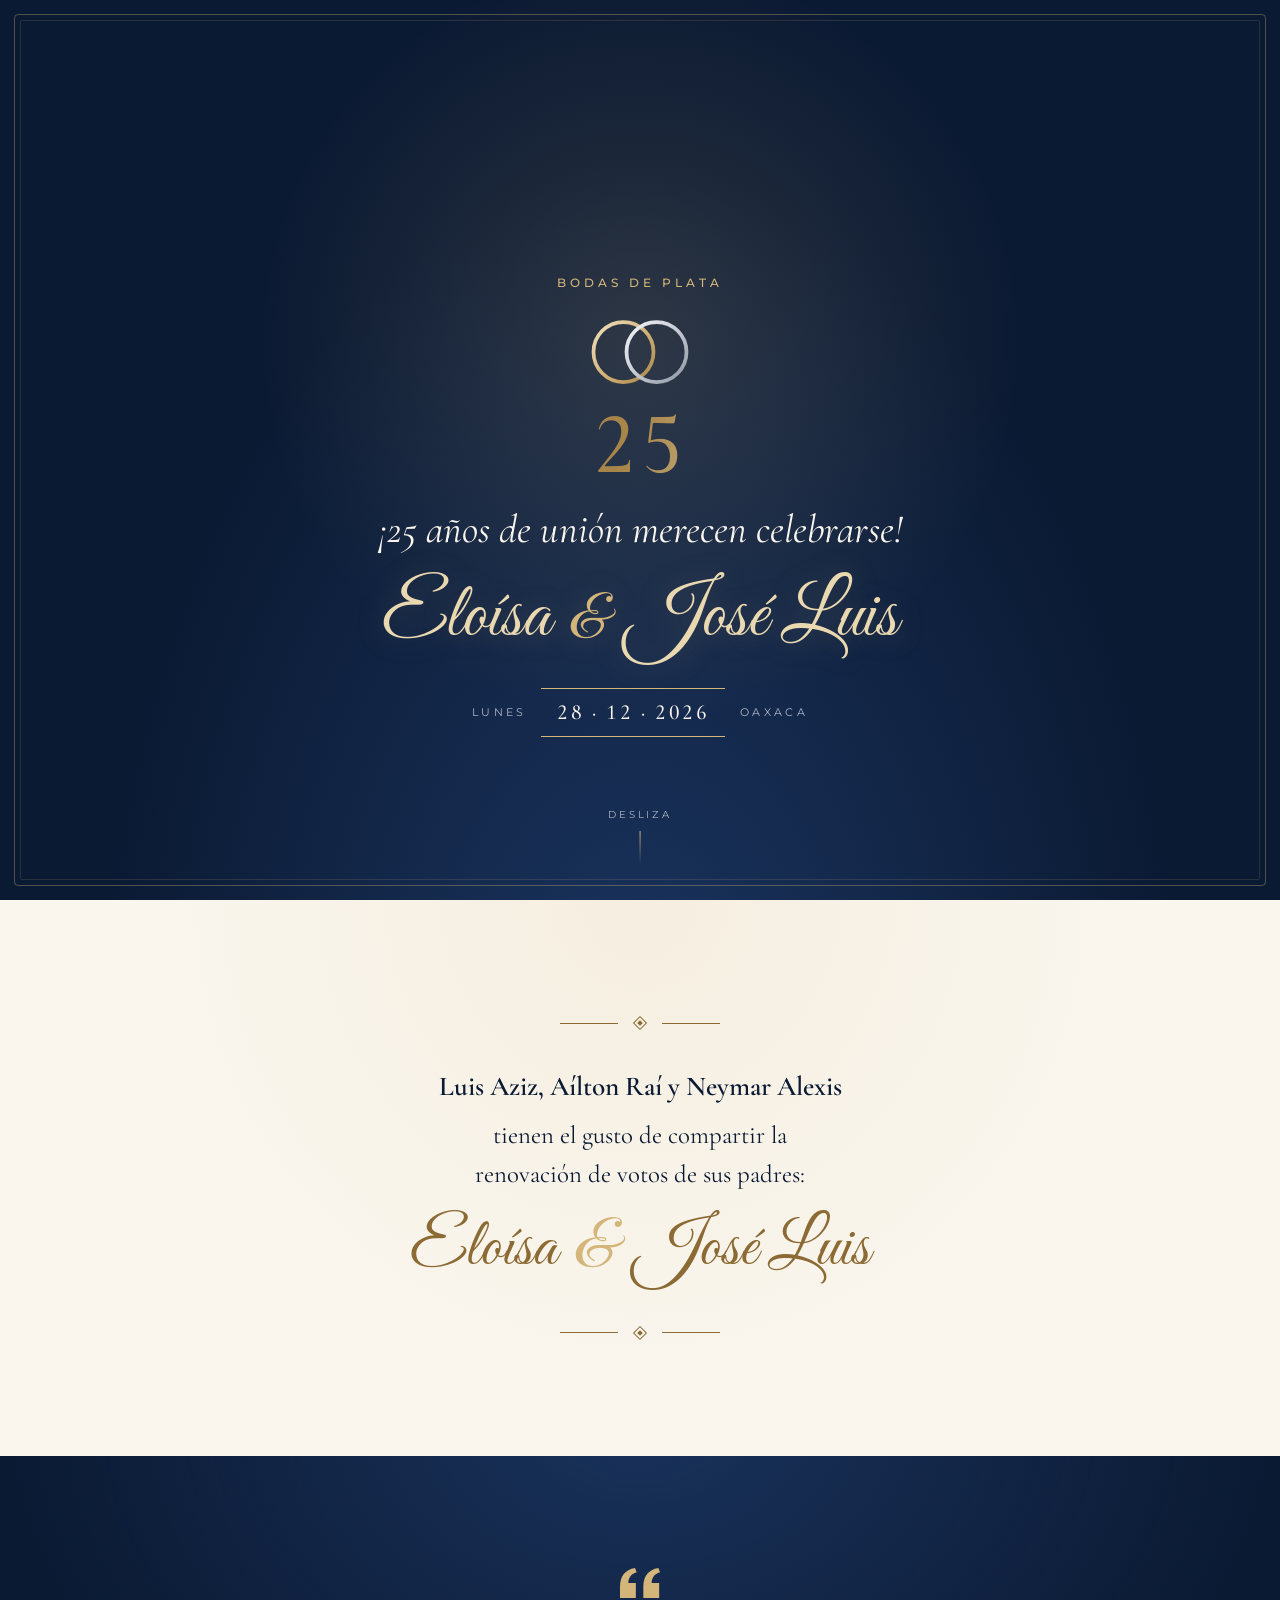
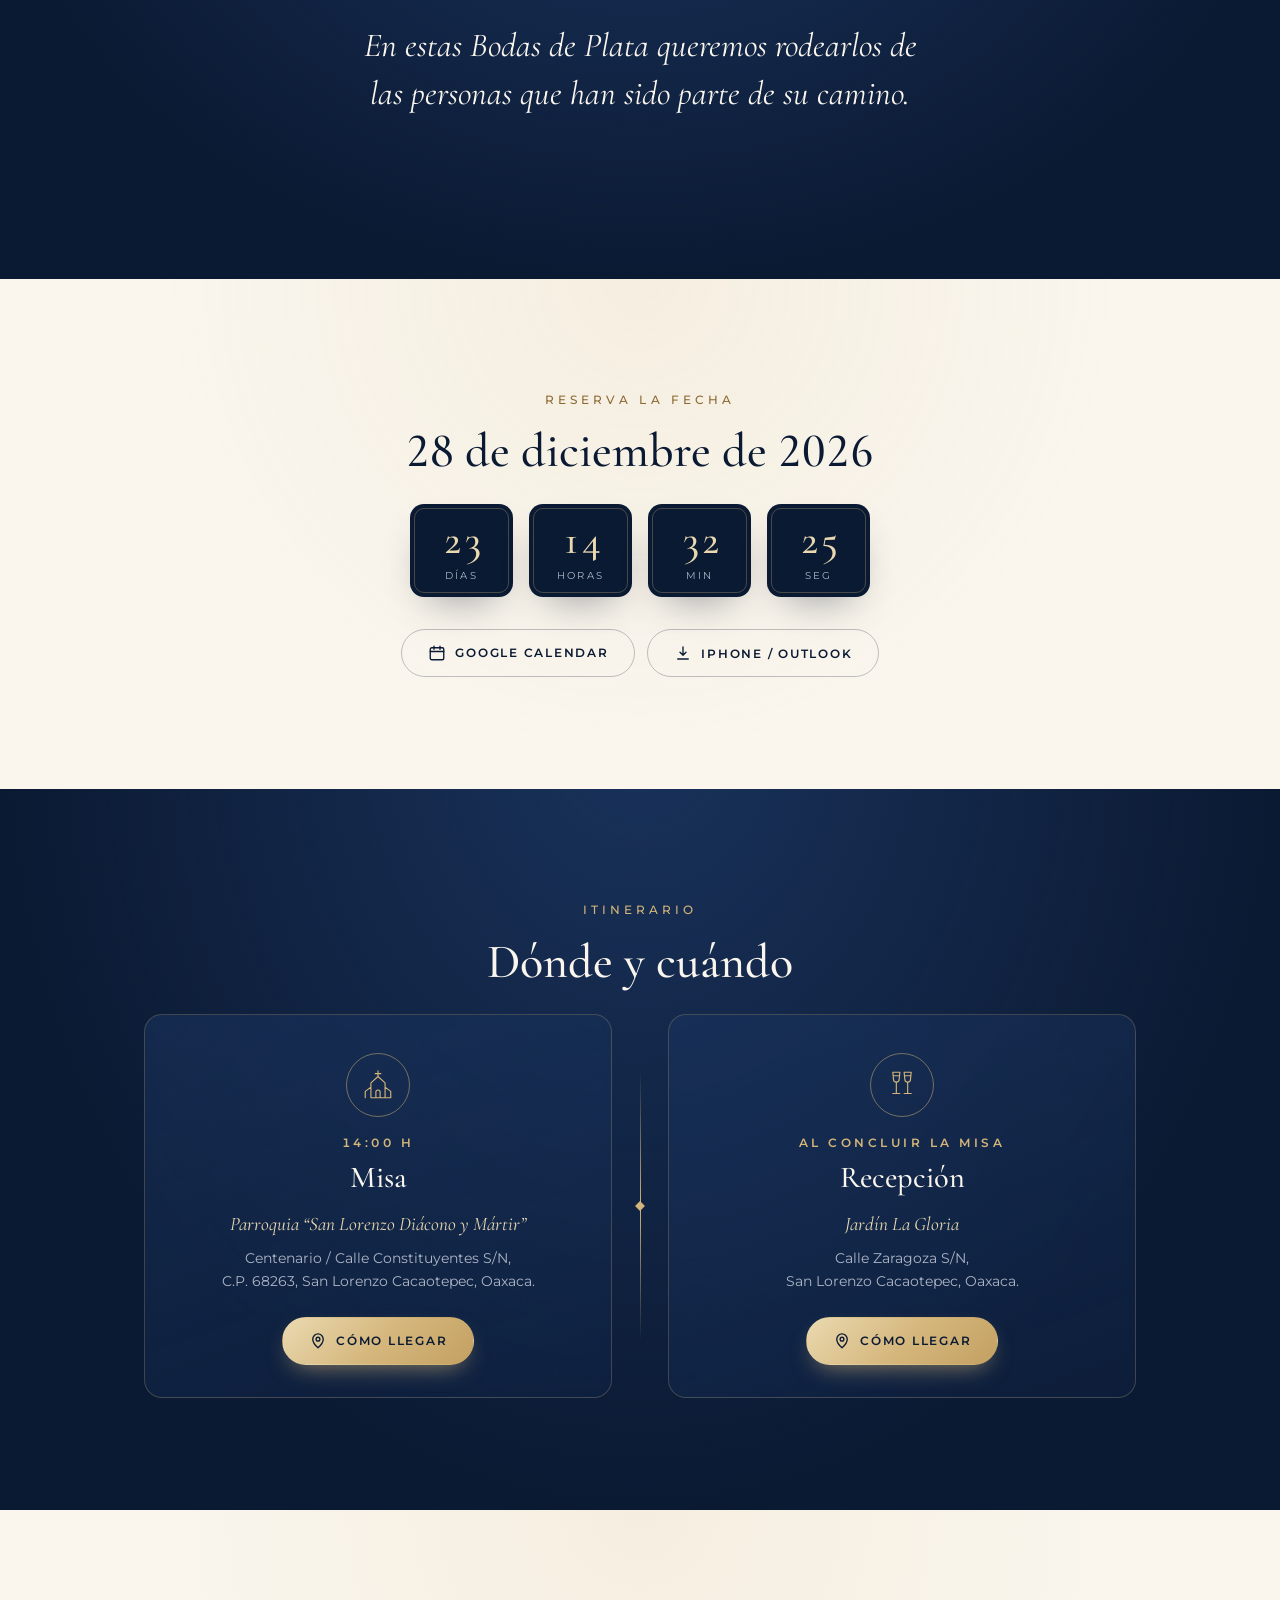
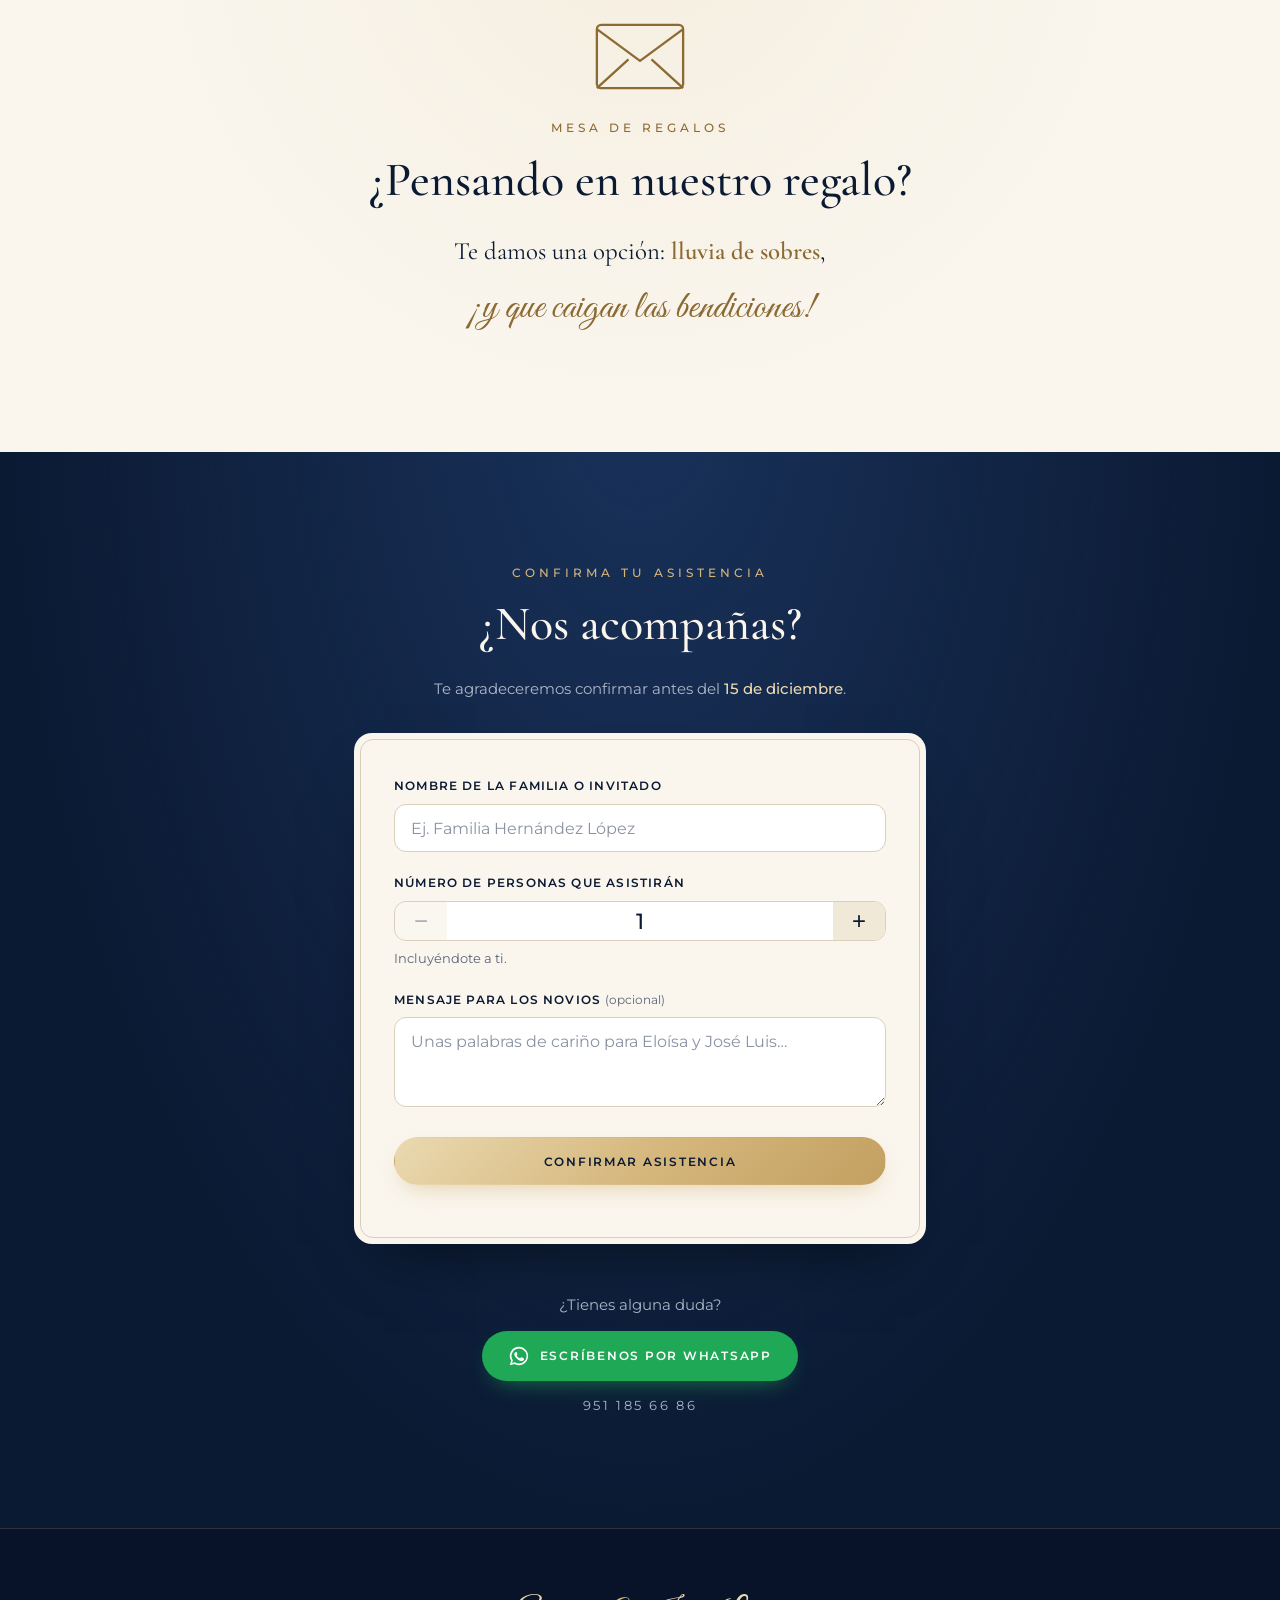
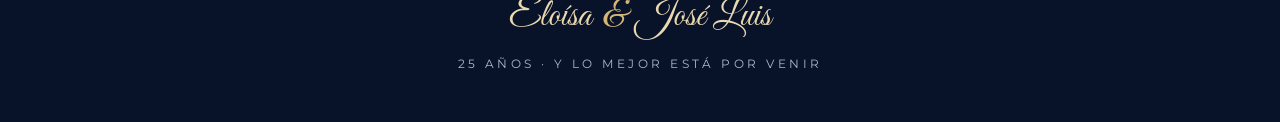
<file: index.html>
<!DOCTYPE html>
<html lang="es-MX" class="no-js">
<head>
  <meta charset="UTF-8" />
  <meta name="viewport" content="width=device-width, initial-scale=1, viewport-fit=cover" />
  <meta name="theme-color" content="#0B1A33" />
  <title>Bodas de Plata · Eloísa & José Luis · 28.12.2026</title>
  <meta name="description" content="¡25 años de unión merecen celebrarse! Acompáñanos en la renovación de votos de Eloísa y José Luis el 28 de diciembre de 2026." />

  <!-- ===== Vista previa al compartir por WhatsApp / redes (Open Graph) =====
       IMPORTANTE: og:image y og:url deben ser URLs ABSOLUTAS de tu sitio publicado.
       Configurado para https://azizzt.github.io/bodas-de-plata/ (cámbialo si usas otro dominio). -->
  <meta property="og:type" content="website" />
  <meta property="og:locale" content="es_MX" />
  <meta property="og:title" content="Bodas de Plata · Eloísa & José Luis" />
  <meta property="og:description" content="¡25 años de unión merecen celebrarse! 28 de diciembre de 2026 · San Lorenzo Cacaotepec, Oaxaca." />
  <meta property="og:url" content="https://azizzt.github.io/bodas-de-plata/" />
  <meta property="og:image" content="https://azizzt.github.io/bodas-de-plata/assets/og-image.jpg" />
  <meta property="og:image:secure_url" content="https://azizzt.github.io/bodas-de-plata/assets/og-image.jpg" />
  <meta property="og:image:type" content="image/jpeg" />
  <meta property="og:image:alt" content="Bodas de Plata · Eloísa &amp; José Luis · 28 de diciembre de 2026" />
  <meta property="og:image:width" content="1200" />
  <meta property="og:image:height" content="630" />
  <meta name="twitter:card" content="summary_large_image" />

  <link rel="icon" href="assets/favicon.svg" type="image/svg+xml" />

  <!-- Google Fonts: Great Vibes (caligráfica), Cormorant Garamond (serif), Montserrat (sans) -->
  <link rel="preconnect" href="https://fonts.googleapis.com" />
  <link rel="preconnect" href="https://fonts.gstatic.com" crossorigin />
  <link href="https://fonts.googleapis.com/css2?family=Cormorant+Garamond:ital,wght@0,400;0,500;0,600;1,400;1,500&family=Great+Vibes&family=Montserrat:wght@300;400;500;600&display=swap" rel="stylesheet" />

  <link rel="stylesheet" href="css/styles.css" />
</head>
<body>

  <!-- Barra de progreso de lectura -->
  <div class="progress" aria-hidden="true"><span id="progressBar"></span></div>

  <!-- ===================================================================
       1. PORTADA / HERO
       =================================================================== -->
  <header class="hero" id="inicio">
    <div class="hero__sparkles" aria-hidden="true">
      <span></span><span></span><span></span><span></span><span></span>
      <span></span><span></span><span></span><span></span><span></span>
    </div>

    <div class="hero__content">
      <p class="eyebrow hero__in" style="--d:0.1s">Bodas de Plata</p>

      <!-- Anillos entrelazados + 25 -->
      <div class="hero__emblem hero__in" style="--d:0.3s" aria-hidden="true">
        <svg viewBox="0 0 200 120" class="rings">
          <defs>
            <linearGradient id="gold" x1="0" y1="0" x2="1" y2="1">
              <stop offset="0" stop-color="#F1E2BE" />
              <stop offset="0.5" stop-color="#D4B57A" />
              <stop offset="1" stop-color="#A8864A" />
            </linearGradient>
            <linearGradient id="silver" x1="0" y1="0" x2="1" y2="1">
              <stop offset="0" stop-color="#F4F5F7" />
              <stop offset="0.5" stop-color="#C5CAD3" />
              <stop offset="1" stop-color="#8E96A3" />
            </linearGradient>
          </defs>
          <circle cx="78" cy="60" r="40" fill="none" stroke="url(#gold)" stroke-width="5" class="ring ring--a" />
          <circle cx="122" cy="60" r="40" fill="none" stroke="url(#silver)" stroke-width="5" class="ring ring--b" />
        </svg>
      </div>
      <div class="hero__in" style="--d:0.45s"><p class="hero__number" aria-label="25 años">25</p></div>

      <h1 class="hero__title hero__in" style="--d:0.55s">¡25 años de unión merecen celebrarse!</h1>

      <p class="hero__names hero__in" style="--d:0.8s">
        Eloísa <span class="amp">&amp;</span> José Luis
      </p>

      <div class="hero__date hero__in" style="--d:1s">
        <span>Lunes</span>
        <strong>28 · 12 · 2026</strong>
        <span>Oaxaca</span>
      </div>
    </div>

    <a href="#anfitriones" class="scroll-cue" aria-label="Ver más">
      <span>Desliza</span>
      <i aria-hidden="true"></i>
    </a>
  </header>

  <main>

    <!-- =================================================================
         2. ANFITRIONES
         ================================================================= -->
    <section class="section section--ivory" id="anfitriones">
      <div class="container narrow center">
        <div class="ornament reveal" aria-hidden="true"></div>
        <p class="lead reveal">
          <span class="hosts">Luis Aziz, Aílton Raí y Neymar Alexis</span>
          tienen el gusto de compartir la renovación de votos de sus padres:
        </p>
        <p class="couple reveal">Eloísa <span class="amp">&amp;</span> José Luis</p>
        <div class="ornament ornament--flip reveal" aria-hidden="true"></div>
      </div>
    </section>

    <!-- =================================================================
         3. FRASE
         ================================================================= -->
    <section class="section section--navy quote-section">
      <div class="container narrow center">
        <svg class="quote-mark reveal" viewBox="0 0 48 36" aria-hidden="true">
          <path d="M0 36V22C0 10 6 2 18 0l2 5C13 7 10 12 10 18h9v18H0zm28 0V22C28 10 34 2 46 0l2 5c-7 2-10 7-10 13h9v18H28z" fill="currentColor"/>
        </svg>
        <blockquote class="quote reveal">
          En estas Bodas de Plata queremos rodearlos de las personas que han sido parte de su camino.
        </blockquote>
        <p class="quote-sign reveal">2001 &nbsp;·&nbsp; 2026</p>
      </div>
    </section>

    <!-- =================================================================
         4. FECHA + CUENTA REGRESIVA
         ================================================================= -->
    <section class="section section--ivory" id="fecha">
      <div class="container center">
        <p class="eyebrow eyebrow--dark reveal">Reserva la fecha</p>
        <h2 class="title reveal">28 de diciembre de 2026</h2>

        <div class="countdown reveal" id="countdown" role="timer" aria-live="off">
          <div class="countdown__item"><span class="countdown__num" data-unit="days">--</span><span class="countdown__label">Días</span></div>
          <div class="countdown__item"><span class="countdown__num" data-unit="hours">--</span><span class="countdown__label">Horas</span></div>
          <div class="countdown__item"><span class="countdown__num" data-unit="minutes">--</span><span class="countdown__label">Min</span></div>
          <div class="countdown__item"><span class="countdown__num" data-unit="seconds">--</span><span class="countdown__label">Seg</span></div>
        </div>
        <p class="countdown__done" id="countdownDone" hidden></p>

        <div class="btn-row reveal">
          <a class="btn btn--ghost-dark" id="gcalBtn" target="_blank" rel="noopener">
            <svg viewBox="0 0 24 24" aria-hidden="true"><rect x="3" y="5" width="18" height="16" rx="2"/><path d="M3 10h18M8 3v4M16 3v4"/></svg>
            Google Calendar
          </a>
          <button class="btn btn--ghost-dark" id="icsBtn" type="button">
            <svg viewBox="0 0 24 24" aria-hidden="true"><path d="M12 4v11m0 0l-4-4m4 4l4-4M5 20h14"/></svg>
            iPhone / Outlook
          </button>
        </div>
      </div>
    </section>

    <!-- =================================================================
         5. ITINERARIO Y UBICACIONES
         ================================================================= -->
    <section class="section section--navy" id="itinerario">
      <div class="container center">
        <p class="eyebrow reveal">Itinerario</p>
        <h2 class="title title--light reveal">Dónde y cuándo</h2>

        <div class="timeline">
          <!-- Misa -->
          <article class="event-card reveal">
            <div class="event-card__icon" aria-hidden="true">
              <!-- Ícono: iglesia -->
              <svg viewBox="0 0 48 48"><path d="M24 4v8M20 8h8M24 12l-10 9v21h20V21z M14 42V27l-8 6v9M34 27l8 6v9h-8M21 42v-8a3 3 0 0 1 6 0v8"/></svg>
            </div>
            <p class="event-card__time">14:00 h</p>
            <h3 class="event-card__title">Misa</h3>
            <p class="event-card__place">Parroquia “San Lorenzo Diácono y Mártir”</p>
            <address class="event-card__address">
              Centenario / Calle Constituyentes S/N,<br />
              C.P. 68263, San Lorenzo Cacaotepec, Oaxaca.
            </address>
            <a class="btn btn--gold"
               href="https://www.google.com/maps/search/?api=1&query=Parroquia%20San%20Lorenzo%20Di%C3%A1cono%20y%20M%C3%A1rtir%2C%20Calle%20Constituyentes%2C%2068263%20San%20Lorenzo%20Cacaotepec%2C%20Oaxaca"
               target="_blank" rel="noopener">
              <svg viewBox="0 0 24 24" aria-hidden="true"><path d="M12 21s-7-6.2-7-11.5A7 7 0 0 1 19 9.5C19 14.8 12 21 12 21z"/><circle cx="12" cy="9.5" r="2.5"/></svg>
              Cómo llegar
            </a>
          </article>

          <div class="timeline__divider reveal" aria-hidden="true"><span></span></div>

          <!-- Recepción -->
          <article class="event-card reveal">
            <div class="event-card__icon" aria-hidden="true">
              <!-- Ícono: copas brindando -->
              <svg viewBox="0 0 48 48"><path d="M11 6h10l-1 10a4 4 0 0 1-8 0zM16 20v16M11 36h10M27 6h10l-1 10a4 4 0 0 1-8 0zM32 20v16M27 36h10M12 11h8M28 11h8"/></svg>
            </div>
            <p class="event-card__time">Al concluir la misa</p>
            <h3 class="event-card__title">Recepción</h3>
            <p class="event-card__place">Jardín La Gloria</p>
            <address class="event-card__address">
              Calle Zaragoza S/N,<br />
              San Lorenzo Cacaotepec, Oaxaca.
            </address>
            <a class="btn btn--gold"
               href="https://www.google.com/maps/search/?api=1&query=Jard%C3%ADn%20La%20Gloria%2C%20Calle%20Zaragoza%2C%20San%20Lorenzo%20Cacaotepec%2C%20Oaxaca"
               target="_blank" rel="noopener">
              <svg viewBox="0 0 24 24" aria-hidden="true"><path d="M12 21s-7-6.2-7-11.5A7 7 0 0 1 19 9.5C19 14.8 12 21 12 21z"/><circle cx="12" cy="9.5" r="2.5"/></svg>
              Cómo llegar
            </a>
          </article>
        </div>
      </div>
    </section>

    <!-- =================================================================
         6. REGALOS – LLUVIA DE SOBRES
         ================================================================= -->
    <section class="section section--ivory" id="regalos">
      <div class="container narrow center">
        <div class="gift-icon reveal" aria-hidden="true">
          <!-- Ícono minimalista de sobre -->
          <svg viewBox="0 0 64 48">
            <rect x="2" y="2" width="60" height="44" rx="3"/>
            <path d="M2 5l30 22L62 5"/>
            <path d="M2 46l22-20M62 46L40 26"/>
          </svg>
          <span class="gift-icon__drop gift-icon__drop--1"></span>
          <span class="gift-icon__drop gift-icon__drop--2"></span>
          <span class="gift-icon__drop gift-icon__drop--3"></span>
        </div>
        <p class="eyebrow eyebrow--dark reveal">Mesa de regalos</p>
        <h2 class="title reveal">¿Pensando en nuestro regalo?</h2>
        <p class="lead reveal">
          Te damos una opción: <strong>lluvia de sobres</strong>,<br />
          <em class="blessing">¡y que caigan las bendiciones!</em>
        </p>
      </div>
    </section>

    <!-- =================================================================
         7. CONFIRMACIÓN DE ASISTENCIA (RSVP)
         ================================================================= -->
    <section class="section section--navy" id="rsvp">
      <div class="container narrow center">
        <p class="eyebrow reveal">Confirma tu asistencia</p>
        <h2 class="title title--light reveal">¿Nos acompañas?</h2>
        <p class="muted reveal">Te agradeceremos confirmar antes del <strong>15 de diciembre</strong>.</p>

        <div class="rsvp-card reveal">
          <!-- Formulario -->
          <form id="rsvpForm" class="rsvp-form" novalidate>
            <div class="field">
              <label for="familia">Nombre de la familia o invitado</label>
              <input id="familia" name="familia" type="text" required maxlength="100"
                     autocomplete="name" placeholder="Ej. Familia Hernández López" />
              <p class="field__error" id="familiaError" role="alert"></p>
            </div>

            <div class="field">
              <label for="asistentes">Número de personas que asistirán</label>
              <div class="stepper">
                <button type="button" class="stepper__btn" data-step="-1" aria-label="Quitar una persona">−</button>
                <input id="asistentes" name="asistentes" type="number" inputmode="numeric"
                       min="1" max="10" value="1" required aria-describedby="asistentesHint" />
                <button type="button" class="stepper__btn" data-step="1" aria-label="Agregar una persona">+</button>
              </div>
              <p class="field__hint" id="asistentesHint">Incluyéndote a ti.</p>
            </div>

            <div class="field">
              <label for="mensaje">Mensaje para los novios <span class="optional">(opcional)</span></label>
              <textarea id="mensaje" name="mensaje" rows="3" maxlength="500"
                        placeholder="Unas palabras de cariño para Eloísa y José Luis…"></textarea>
            </div>

            <!-- Campo trampa anti-spam: los humanos no lo ven -->
            <div class="hp" aria-hidden="true">
              <label for="website">No llenar</label>
              <input id="website" name="website" type="text" tabindex="-1" autocomplete="off" />
            </div>

            <button type="submit" class="btn btn--gold btn--block" id="submitBtn">
              <span class="btn__label">Confirmar asistencia</span>
              <span class="spinner" aria-hidden="true"></span>
            </button>
            <p class="form-status" id="formStatus" role="status" aria-live="polite"></p>
          </form>

          <!-- Confirmación visual (se muestra al enviar) -->
          <div class="rsvp-success" id="rsvpSuccess" hidden tabindex="-1">
            <svg class="check" viewBox="0 0 64 64" aria-hidden="true">
              <circle cx="32" cy="32" r="29" />
              <path d="M19 33l9 9 17-19" />
            </svg>
            <h3>¡Gracias por confirmar!</h3>
            <p id="successText">Tu asistencia quedó registrada. Nos hace muy felices que nos acompañes.</p>
            <button type="button" class="link-btn" id="anotherBtn">Registrar otra familia</button>
          </div>
        </div>

        <div class="whatsapp reveal">
          <p class="muted">¿Tienes alguna duda?</p>
          <a class="btn btn--whatsapp" id="whatsappBtn" target="_blank" rel="noopener">
            <svg viewBox="0 0 24 24" aria-hidden="true" class="wa-icon"><path fill="currentColor" stroke="none" d="M12 2a10 10 0 0 0-8.6 15.1L2 22l5-1.3A10 10 0 1 0 12 2zm0 18.2a8.2 8.2 0 0 1-4.2-1.2l-.3-.2-3 .8.8-2.9-.2-.3A8.2 8.2 0 1 1 12 20.2zm4.5-6.1c-.2-.1-1.5-.7-1.7-.8-.2-.1-.4-.1-.6.1l-.8 1c-.1.2-.3.2-.5.1a6.7 6.7 0 0 1-3.3-2.9c-.3-.4.3-.4.7-1.4.1-.2 0-.3 0-.4l-.8-1.8c-.2-.5-.4-.4-.6-.4h-.5a1 1 0 0 0-.7.3 3 3 0 0 0-.9 2.2 5.2 5.2 0 0 0 1.1 2.7 11.8 11.8 0 0 0 4.5 4c1.7.7 2.3.8 3.2.6.5-.1 1.5-.6 1.7-1.2.2-.6.2-1.1.2-1.2-.1-.1-.3-.2-.5-.3z"/></svg>
            Escríbenos por WhatsApp
          </a>
          <p class="wa-number">951 185 66 86</p>
        </div>
      </div>
    </section>
  </main>

  <!-- =================================================================
       8. PIE DE PÁGINA
       ================================================================= -->
  <footer class="footer">
    <p class="footer__names">Eloísa <span class="amp">&amp;</span> José Luis</p>
    <p class="footer__text">25 años · y lo mejor está por venir</p>
  </footer>

  <script src="js/config.js"></script>
  <script src="js/main.js"></script>
</body>
</html>
</file>
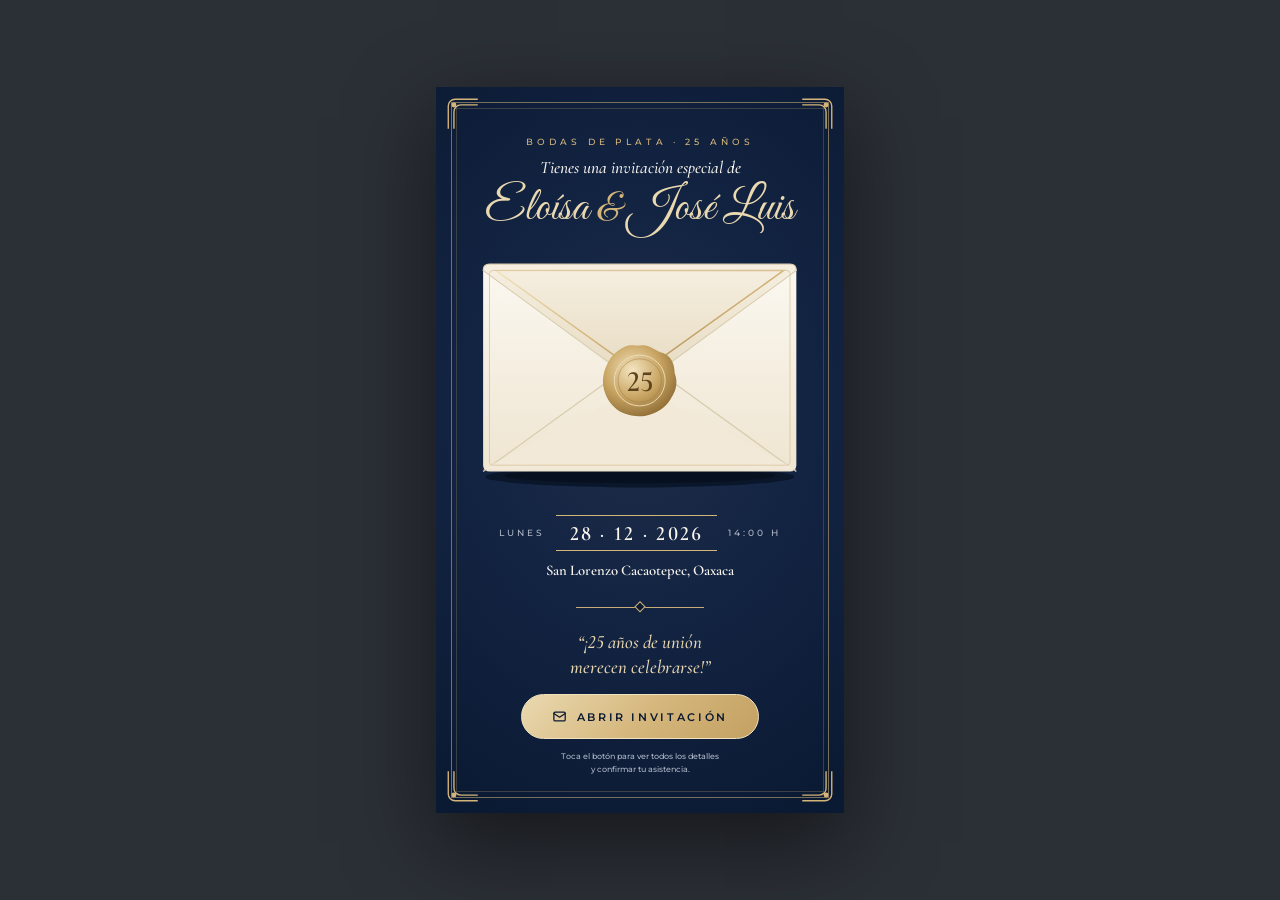
<file: sobre/sobre.html>
<!DOCTYPE html>
<html lang="es-MX">
<head>
  <meta charset="UTF-8" />
  <meta name="viewport" content="width=device-width, initial-scale=1" />
  <title>Sobre · Bodas de Plata · Eloísa & José Luis</title>
  <!--
    ==========================================================================
    SOBRE DIGITAL (PDF vertical para celular, 108 × 192 mm = proporción 9:16)
    --------------------------------------------------------------------------
    CÓMO EXPORTAR A PDF:
      Opción A (automática, recomendada):
        powershell -ExecutionPolicy Bypass -File sobre\generar-pdf.ps1 -Url "https://tu-sitio/"
      Opción B (manual, Chrome/Edge):
        1. Abre este archivo agregando ?url=https://tu-sitio/ al final de la dirección,
           o cambia DEFAULT_URL más abajo.
        2. Ctrl + P → Destino: "Guardar como PDF" → Márgenes: Ninguno
           → Más opciones: activa "Gráficos de fondo" y desactiva "Encabezados y pies".
      El botón "Abrir invitación" queda como enlace clicable dentro del PDF.
    ==========================================================================
  -->
  <link rel="preconnect" href="https://fonts.googleapis.com" />
  <link rel="preconnect" href="https://fonts.gstatic.com" crossorigin />
  <link href="https://fonts.googleapis.com/css2?family=Cormorant+Garamond:ital,wght@0,600;1,400&family=Great+Vibes&family=Montserrat:wght@500;600&display=block" rel="stylesheet" />

  <style>
    /* Paleta compartida con la invitación web */
    :root {
      --navy-900: #0B1A33;
      --navy-700: #1B3560;
      --ivory: #FAF6EE;
      --ivory-200: #F1E9D8;
      --gold: #D4B57A;
      --gold-lt: #EAD9B0;
      --gold-dk: #8C6A33;
      --muted: #AEB6C6;
    }

    /* Tamaño de página exacto para el PDF */
    @page { size: 108mm 192mm; margin: 0; }

    * { box-sizing: border-box; margin: 0; padding: 0; }
    html, body {
      -webkit-print-color-adjust: exact;
      print-color-adjust: exact;
    }
    body {
      font-family: "Montserrat", Arial, sans-serif;
      font-weight: 500;               /* solo 2 pesos de Montserrat (500 y 600) para aligerar el PDF */
      background: #2B2F36;            /* solo visible en pantalla, fuera de la página */
      min-height: 100vh;
      display: grid;
      place-items: center;
      padding: 24px 0;
    }

    /* ---------- La "hoja" del PDF ---------- */
    .page {
      position: relative;
      width: 108mm;
      height: 192mm;
      overflow: hidden;
      color: var(--ivory);
      text-align: center;
      /* Degradado con colores 100 % opacos: los visores de PDF lo dibujan al instante
         (las transparencias y sombras difuminadas se convierten en imágenes pesadas). */
      background: radial-gradient(ellipse 90% 62% at 50% 44%, #1E2D48 0%, #132443 45%, var(--navy-900) 100%);
      box-shadow: 0 30px 80px rgba(0, 0, 0, 0.5);
      display: flex;
      flex-direction: column;
      align-items: center;
      padding: 13mm 8mm 10mm;
    }
    /* Doble marco dorado */
    .page::before, .page::after {
      content: "";
      position: absolute;
      pointer-events: none;
    }
    .page::before { inset: 4mm; border: 0.35mm solid #7A6F5A; }   /* dorado al 55 % ya mezclado con el azul */
    .page::after  { inset: 5.4mm; border: 0.2mm solid #3D4145; }  /* dorado al 25 % ya mezclado */

    /* Esquinas ornamentales */
    .corner { position: absolute; width: 9mm; height: 9mm; color: var(--gold); }
    .corner svg { width: 100%; height: 100%; fill: none; stroke: currentColor; stroke-width: 1.2; }
    .corner--tl { top: 2.6mm; left: 2.6mm; }
    .corner--tr { top: 2.6mm; right: 2.6mm; transform: scaleX(-1); }
    .corner--bl { bottom: 2.6mm; left: 2.6mm; transform: scaleY(-1); }
    .corner--br { bottom: 2.6mm; right: 2.6mm; transform: scale(-1, -1); }

    .eyebrow {
      font-size: 2.5mm;
      font-weight: 500;
      letter-spacing: 1.1mm;
      text-transform: uppercase;
      color: var(--gold);
    }
    .tagline {
      margin-top: 2.5mm;
      font-family: "Cormorant Garamond", Georgia, serif;
      font-style: italic;
      font-size: 4.6mm;
      color: var(--ivory);
    }
    .names {
      margin-top: 1mm;
      font-family: "Great Vibes", cursive;
      font-size: 12.5mm;
      line-height: 1.15;
      color: var(--gold-lt);
    }
    .names .amp { color: var(--gold); font-size: 0.8em; }

    /* ---------- Sobre ---------- */
    .envelope {
      display: block;
      width: 84mm;
      margin: 7mm auto 0;
      text-decoration: none;
      /* Sin filter: drop-shadow → la sombra está dibujada como vector dentro del SVG */
    }
    .envelope svg { width: 100%; height: auto; display: block; }

    .date {
      margin-top: 7mm;
      display: flex;
      align-items: center;
      justify-content: center;
      gap: 3mm;
      font-size: 2.3mm;
      letter-spacing: 0.8mm;
      text-transform: uppercase;
      color: var(--muted);
    }
    .date strong {
      font-family: "Cormorant Garamond", Georgia, serif;
      font-weight: 600;
      font-size: 5.4mm;
      letter-spacing: 0.6mm;
      color: var(--ivory);
      padding: 1.2mm 3.5mm;
      border-top: 0.3mm solid var(--gold);
      border-bottom: 0.3mm solid var(--gold);
    }
    .place {
      margin-top: 2.5mm;
      font-family: "Cormorant Garamond", Georgia, serif;
      font-size: 3.9mm;
      font-weight: 600;
      color: var(--ivory);
    }

    .divider { margin: 6mm auto 0; width: 34mm; height: 3mm; position: relative;
      background: linear-gradient(var(--gold), var(--gold)) center / 100% 0.25mm no-repeat; }
    .divider span { position: absolute; left: 50%; top: 50%; width: 2.2mm; height: 2.2mm;
      background: var(--navy-900); border: 0.25mm solid var(--gold); transform: translate(-50%, -50%) rotate(45deg); }
    .phrase {
      margin-top: 4.5mm;
      font-family: "Cormorant Garamond", Georgia, serif;
      font-style: italic;
      font-size: 5mm;
      line-height: 1.35;
      color: var(--gold-lt);
    }
    .date, .phrase { font-variant-numeric: lining-nums; }

    /* ---------- Botón (enlace clicable en el PDF) ---------- */
    .cta {
      margin-top: auto;
      display: inline-flex;
      align-items: center;
      gap: 2.5mm;
      padding: 3.6mm 8mm;
      border-radius: 20mm;
      background: linear-gradient(135deg, var(--gold-lt), var(--gold) 55%, #C3A062);
      color: var(--navy-900);
      font-size: 3mm;
      font-weight: 600;
      letter-spacing: 0.7mm;
      text-transform: uppercase;
      text-decoration: none;
      border: 0.35mm solid #F1E2BE;   /* filo claro en lugar de sombra difuminada */
    }
    .cta svg { width: 4mm; height: 4mm; fill: none; stroke: currentColor; stroke-width: 2; stroke-linecap: round; stroke-linejoin: round; }
    .hint {
      margin-top: 3mm;
      font-size: 2.2mm;
      line-height: 1.5;
      color: var(--muted);
    }

    @media print {
      body { background: none; padding: 0; display: block; min-height: 0; }
      .page { box-shadow: none; }
    }
  </style>
</head>
<body>
  <div class="page">
    <!-- Esquinas -->
    <span class="corner corner--tl"><svg viewBox="0 0 30 30"><path d="M2 28V8a6 6 0 0 1 6-6h20M7 28V13a6 6 0 0 1 6-6h15"/><circle cx="7" cy="7" r="1.6" fill="currentColor"/></svg></span>
    <span class="corner corner--tr"><svg viewBox="0 0 30 30"><path d="M2 28V8a6 6 0 0 1 6-6h20M7 28V13a6 6 0 0 1 6-6h15"/><circle cx="7" cy="7" r="1.6" fill="currentColor"/></svg></span>
    <span class="corner corner--bl"><svg viewBox="0 0 30 30"><path d="M2 28V8a6 6 0 0 1 6-6h20M7 28V13a6 6 0 0 1 6-6h15"/><circle cx="7" cy="7" r="1.6" fill="currentColor"/></svg></span>
    <span class="corner corner--br"><svg viewBox="0 0 30 30"><path d="M2 28V8a6 6 0 0 1 6-6h20M7 28V13a6 6 0 0 1 6-6h15"/><circle cx="7" cy="7" r="1.6" fill="currentColor"/></svg></span>

    <p class="eyebrow">Bodas de Plata · 25 años</p>
    <p class="tagline">Tienes una invitación especial de</p>
    <p class="names">Eloísa <span class="amp">&amp;</span> José Luis</p>

    <!-- Sobre cerrado con sello de lacre (todo el sobre también es un enlace) -->
    <a class="envelope js-link" href="#" aria-label="Abrir invitación">
      <svg viewBox="0 0 300 214" xmlns="http://www.w3.org/2000/svg">
        <defs>
          <linearGradient id="paper" x1="0" y1="0" x2="0" y2="1">
            <stop offset="0" stop-color="#FBF8F1"/>
            <stop offset="1" stop-color="#EFE5D1"/>
          </linearGradient>
          <linearGradient id="flap" x1="0" y1="0" x2="0" y2="1">
            <stop offset="0" stop-color="#F6EFE1"/>
            <stop offset="1" stop-color="#E6DAC0"/>
          </linearGradient>
          <linearGradient id="goldGrad" x1="0" y1="0" x2="1" y2="1">
            <stop offset="0" stop-color="#F1E2BE"/>
            <stop offset="0.5" stop-color="#D4B57A"/>
            <stop offset="1" stop-color="#9C7B42"/>
          </linearGradient>
          <radialGradient id="seal" cx="0.4" cy="0.35" r="0.7">
            <stop offset="0" stop-color="#F3E4C0"/>
            <stop offset="0.55" stop-color="#C9A563"/>
            <stop offset="1" stop-color="#8C6A33"/>
          </radialGradient>
        </defs>

        <!-- Sombra vectorial (colores opacos, sin difuminado) -->
        <ellipse cx="150" cy="203" rx="146" ry="10" fill="#0A1629"/>
        <ellipse cx="150" cy="202" rx="128" ry="7" fill="#07101F"/>
        <!-- Cuerpo del sobre -->
        <rect x="2" y="2" width="296" height="196" rx="6" fill="url(#paper)"/>
        <!-- Pliegues inferiores -->
        <path d="M2 198 L132 104 M298 198 L168 104" stroke="#D9CCB0" stroke-width="1.2" fill="none"/>
        <path d="M2 196 L150 118 L298 196" fill="#F2E9D8"/>
        <!-- Solapa superior con forro dorado -->
        <path d="M2 8 Q2 2 8 2 H292 Q298 2 298 8 L156 112 Q150 116 144 112 Z" fill="url(#flap)"/>
        <path d="M14 8 H286 L152 104 Q150 106 148 104 Z" fill="none" stroke="url(#goldGrad)" stroke-width="1.4"/>
        <path d="M2 8 Q2 2 8 2 H292 Q298 2 298 8 L156 112 Q150 116 144 112 Z" fill="none" stroke="#D9CCB0" stroke-width="1"/>
        <!-- Filete dorado del sobre -->
        <rect x="8" y="8" width="284" height="184" rx="3" fill="none" stroke="#DCC79E" stroke-width="0.8"/>

        <!-- Sello de lacre dorado -->
        <g transform="translate(150 112)">
          <path d="M0 -33 C9 -35 14 -28 22 -26 C30 -23 33 -15 33 -7 C36 1 35 9 30 16 C26 24 19 29 10 32 C2 35 -7 34 -15 31 C-24 27 -30 20 -33 11 C-36 2 -35 -7 -31 -15 C-27 -24 -20 -30 -11 -33 C-7 -34 -4 -33 0 -33 Z" fill="url(#seal)"/>
          <circle r="24" fill="none" stroke="#EEDDB6" stroke-width="0.9"/>
          <circle r="20.5" fill="none" stroke="#A07F48" stroke-width="0.5"/>
          <text y="10" text-anchor="middle" font-family="Cormorant Garamond, Georgia, serif" font-size="28" font-weight="600" fill="#5E441C" style="font-variant-numeric: lining-nums">25</text>
        </g>
      </svg>
    </a>

    <div class="date">
      <span>Lunes</span>
      <strong>28 · 12 · 2026</strong>
      <span>14:00 h</span>
    </div>
    <p class="place">San Lorenzo Cacaotepec, Oaxaca</p>

    <div class="divider" aria-hidden="true"><span></span></div>
    <p class="phrase">“¡25 años de unión<br/>merecen celebrarse!”</p>

    <a class="cta js-link" href="#">
      <svg viewBox="0 0 24 24" aria-hidden="true"><rect x="3" y="5" width="18" height="14" rx="2"/><path d="M3 7l9 6 9-6"/></svg>
      Abrir invitación
    </a>
    <p class="hint">Toca el botón para ver todos los detalles<br/>y confirmar tu asistencia.</p>
  </div>

  <script>
    /* URL de la invitación publicada.
       Cámbiala aquí o pásala en la dirección: sobre.html?url=https://tu-sitio/ */
    var DEFAULT_URL = "https://azizzt.github.io/bodas-de-plata/";

    var param = new URLSearchParams(location.search).get("url");
    var url = /^https?:\/\//i.test(param || "") ? param : DEFAULT_URL;
    document.querySelectorAll(".js-link").forEach(function (a) { a.href = url; });
  </script>
</body>
</html>
</file>
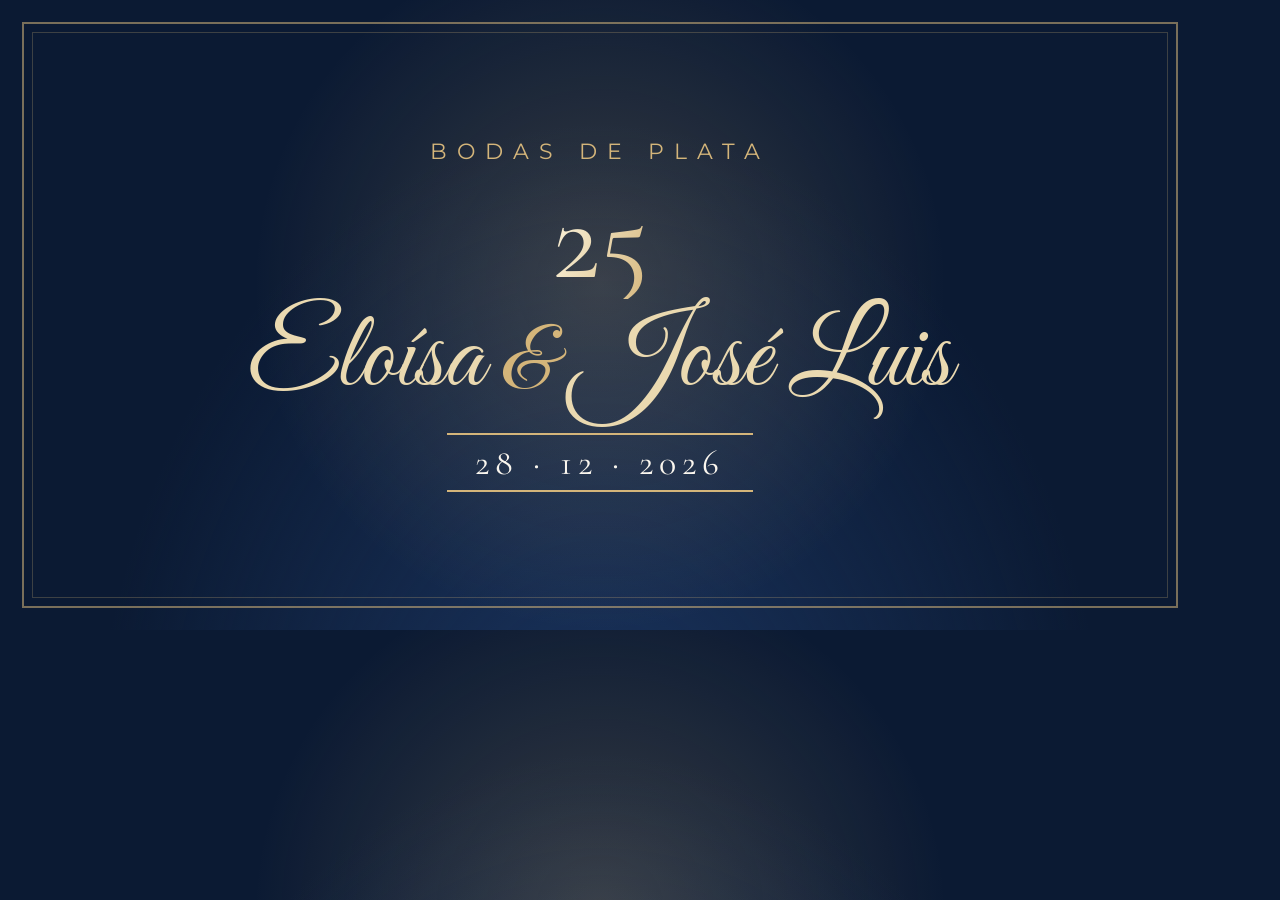
<file: tools/og-image.html>
<!DOCTYPE html>
<html lang="es-MX">
<head>
<meta charset="UTF-8" />
<!-- Plantilla de la imagen de vista previa (1200×630) que muestra WhatsApp al compartir el enlace.
     Captura: chrome --headless=new --window-size=1200,630 --screenshot=og.png tools/og-image.html (luego conviértela a JPG). -->
<link href="https://fonts.googleapis.com/css2?family=Cormorant+Garamond:ital,wght@0,500;1,400&family=Great+Vibes&family=Montserrat:wght@500&display=block" rel="stylesheet" />
<style>
  * { margin: 0; box-sizing: border-box; }
  html, body { width: 1200px; height: 630px; overflow: hidden; }
  body {
    display: grid; place-items: center; text-align: center;
    color: #FAF6EE; font-family: Montserrat, sans-serif;
    background:
      radial-gradient(circle at 50% 45%, rgba(212,181,122,.22), transparent 50%),
      radial-gradient(ellipse at 50% 130%, #1B3560, transparent 60%),
      #0B1A33;
    position: relative;
  }
  body::before { content: ""; position: absolute; inset: 22px; border: 2px solid rgba(212,181,122,.55); }
  body::after  { content: ""; position: absolute; inset: 32px; border: 1px solid rgba(212,181,122,.25); }
  .eyebrow { font-size: 22px; letter-spacing: 10px; text-transform: uppercase; color: #D4B57A; }
  .num {
    font-family: "Cormorant Garamond", serif; font-size: 120px; line-height: 1; margin: 14px 0 0;
    background: linear-gradient(110deg,#A8864A 10%,#F6EBCF 45%,#D4B57A 60%,#A8864A 90%);
    -webkit-background-clip: text; background-clip: text; color: transparent;
  }
  .names { font-family: "Great Vibes", cursive; font-size: 108px; line-height: 1.15; color: #EAD9B0; }
  .names span { color: #D4B57A; font-size: .8em; }
  .date { margin-top: 10px; font-family: "Cormorant Garamond", serif; font-size: 36px; letter-spacing: 6px;
          display: inline-block; padding: 6px 28px; border-top: 2px solid #D4B57A; border-bottom: 2px solid #D4B57A; }
</style>
</head>
<body>
  <div>
    <p class="eyebrow">Bodas de Plata</p>
    <p class="num">25</p>
    <p class="names">Eloísa <span>&amp;</span> José Luis</p>
    <p class="date">28 · 12 · 2026</p>
  </div>
</body>
</html>
</file>
<file: css/styles.css>
/* ==========================================================================
   BODAS DE PLATA · ELOÍSA & JOSÉ LUIS
   Hoja de estilos (Mobile-First)
   --------------------------------------------------------------------------
   PALETA (contrastes verificados WCAG):
   --navy-900  #0B1A33  Azul marino profundo (fondo principal)
   --navy-800  #11264A  Azul marino medio (tarjetas sobre navy)
   --navy-700  #1B3560  Azul marino claro (bordes / degradados)
   --ivory     #FAF6EE  Blanco marfil (fondo claro)       navy sobre marfil  ≈ 16:1
   --ivory-200 #F1E9D8  Marfil tostado (tarjetas)
   --gold      #D4B57A  Dorado champán (sobre navy)        dorado sobre navy  ≈ 8.8:1
   --gold-lt   #EAD9B0  Champán claro (brillos)
   --gold-dk   #8C6A33  Dorado profundo (texto sobre marfil) ≈ 4.6:1 (AA)
   --silver    #C5CAD3  Plata (acento del 25.º aniversario)
   ========================================================================== */

:root {
  --navy-900: #0B1A33;
  --navy-800: #11264A;
  --navy-700: #1B3560;
  --ivory: #FAF6EE;
  --ivory-200: #F1E9D8;
  --gold: #D4B57A;
  --gold-lt: #EAD9B0;
  --gold-dk: #8C6A33;
  --silver: #C5CAD3;
  --text-on-navy: #E9E4D8;
  --muted-on-navy: #AEB6C6;
  --whatsapp: #1FA855;

  --font-script: "Great Vibes", "Brush Script MT", cursive;
  --font-serif: "Cormorant Garamond", Georgia, "Times New Roman", serif;
  --font-sans: "Montserrat", "Segoe UI", Roboto, Arial, sans-serif;

  --radius: 18px;
  --shadow: 0 18px 40px -18px rgba(11, 26, 51, 0.45);
  --ease: cubic-bezier(0.22, 1, 0.36, 1);
}

/* ---------- Reset básico ---------- */
*,
*::before,
*::after { box-sizing: border-box; }

html { scroll-behavior: smooth; -webkit-text-size-adjust: 100%; }

body {
  margin: 0;
  font-family: var(--font-sans);
  font-weight: 400;
  font-size: 1rem;
  line-height: 1.65;
  color: var(--navy-900);
  background: var(--navy-900);
  -webkit-font-smoothing: antialiased;
  overflow-x: hidden;
}

img, svg { display: block; max-width: 100%; }
a { color: inherit; }
h1, h2, h3, p { margin: 0; }
h1, h2, h3, .lead, .hosts, .couple, .quote, .event-card__place { text-wrap: balance; }
address { font-style: normal; }
[hidden] { display: none !important; }

:focus-visible {
  outline: 2px solid var(--gold);
  outline-offset: 3px;
  border-radius: 6px;
}

/* ---------- Utilidades de layout ---------- */
.container { width: 100%; max-width: 1040px; margin: 0 auto; padding: 0 1.5rem; }
.narrow { max-width: 620px; }
.center { text-align: center; }

.section { position: relative; padding: 5rem 0; }
.section--ivory {
  background:
    radial-gradient(circle at 50% 0%, rgba(212, 181, 122, 0.12), transparent 60%),
    var(--ivory);
}
.section--navy {
  color: var(--text-on-navy);
  background:
    radial-gradient(ellipse at 50% -10%, rgba(27, 53, 96, 0.9), transparent 70%),
    var(--navy-900);
}

/* ---------- Tipografía ---------- */
.eyebrow {
  font-family: var(--font-sans);
  font-size: 0.72rem;
  font-weight: 500;
  letter-spacing: 0.35em;
  text-transform: uppercase;
  color: var(--gold);
  margin-bottom: 0.9rem;
}
.eyebrow--dark { color: var(--gold-dk); }

.title {
  font-family: var(--font-serif);
  font-weight: 500;
  font-size: clamp(2rem, 8vw, 3rem);
  line-height: 1.15;
  color: var(--navy-900);
  margin-bottom: 1.5rem;
}
.title--light { color: var(--ivory); }

.lead {
  font-family: var(--font-serif);
  font-size: clamp(1.25rem, 5vw, 1.55rem);
  line-height: 1.55;
}
.lead strong { font-weight: 600; color: var(--gold-dk); }

.muted { color: var(--muted-on-navy); font-size: 0.95rem; }
.muted strong { color: var(--gold-lt); font-weight: 500; }

/* Cormorant usa números "antiguos" por defecto; se fuerzan números alineados */
.hero__number, .hero__date, .countdown__num, .quote-sign, .title, .event-card__time { font-variant-numeric: lining-nums tabular-nums; }

.amp {
  font-family: var(--font-script);
  color: var(--gold);
  padding: 0 0.1em;
}

/* ==========================================================================
   BARRA DE PROGRESO
   ========================================================================== */
.progress { position: fixed; inset: 0 0 auto 0; height: 3px; z-index: 50; pointer-events: none; }
.progress span {
  display: block; height: 100%; width: 100%;
  transform-origin: 0 50%; transform: scaleX(0);
  background: linear-gradient(90deg, var(--gold-dk), var(--gold), var(--gold-lt));
}

/* ==========================================================================
   1. HERO
   ========================================================================== */
.hero {
  position: relative;
  min-height: 100vh;
  min-height: 100svh;
  display: grid;
  place-items: center;
  padding: 4.5rem 1.5rem 6rem;
  color: var(--ivory);
  text-align: center;
  overflow: hidden;
  background:
    radial-gradient(circle at 50% 38%, rgba(212, 181, 122, 0.16), transparent 45%),
    radial-gradient(ellipse at 50% 120%, var(--navy-700), transparent 60%),
    var(--navy-900);
}

/* Marco dorado fino */
.hero::before {
  content: "";
  position: absolute;
  inset: 14px;
  border: 1px solid rgba(212, 181, 122, 0.35);
  border-radius: 4px;
  pointer-events: none;
}
.hero::after {
  content: "";
  position: absolute;
  inset: 20px;
  border: 1px solid rgba(212, 181, 122, 0.15);
  border-radius: 2px;
  pointer-events: none;
}

.hero__content { position: relative; z-index: 1; max-width: 560px; }

.hero__emblem { position: relative; width: min(150px, 42vw); margin: 0.25rem auto 0; }
.rings { width: 100%; overflow: visible; }
.ring { stroke-dasharray: 260; stroke-dashoffset: 260; animation: draw 2.2s var(--ease) forwards; }
.ring--b { animation-delay: 0.35s; }
@keyframes draw { to { stroke-dashoffset: 0; } }

.hero__number {
  display: block;
  margin: 0.2rem 0 1rem;
  font-family: var(--font-serif);
  font-weight: 500;
  font-size: clamp(3.6rem, 19vw, 5.5rem);
  line-height: 1;
  letter-spacing: 0.04em;
  /* Texto con brillo dorado animado */
  background: linear-gradient(110deg, #A8864A 20%, #F6EBCF 40%, #D4B57A 55%, #A8864A 80%);
  background-size: 250% 100%;
  -webkit-background-clip: text;
  background-clip: text;
  color: transparent;
  animation: shimmer 5s linear infinite;
}
@keyframes shimmer { to { background-position: -250% 0; } }

.hero__title {
  font-family: var(--font-serif);
  font-weight: 400;
  font-style: italic;
  font-size: clamp(1.75rem, 8vw, 2.5rem);
  line-height: 1.25;
  text-wrap: balance;
  color: var(--ivory);
  margin-bottom: 1.25rem;
}

.hero__names {
  font-family: var(--font-script);
  font-size: clamp(2.5rem, 11.5vw, 4.8rem);
  line-height: 1.15;
  text-wrap: balance;
  color: var(--gold-lt);
  text-shadow: 0 2px 30px rgba(212, 181, 122, 0.25);
  margin-bottom: 1.6rem;
}
.hero__names .amp { color: var(--gold); font-size: 0.8em; }

.hero__date {
  display: inline-flex;
  flex-direction: column;
  align-items: center;
  gap: 0.55rem;
  font-size: 0.7rem;
  letter-spacing: 0.3em;
  text-transform: uppercase;
  color: var(--muted-on-navy);
}
.hero__date strong {
  font-family: var(--font-serif);
  font-size: 1.35rem;
  font-weight: 500;
  letter-spacing: 0.12em;
  color: var(--ivory);
  white-space: nowrap;
  padding: 0.35rem 1rem;
  border-top: 1px solid var(--gold);
  border-bottom: 1px solid var(--gold);
}

/* Entrada escalonada del hero */
.hero__in {
  opacity: 0;
  transform: translateY(18px);
  animation: fadeUp 1.2s var(--ease) forwards;
  animation-delay: var(--d, 0s);
}
@keyframes fadeUp { to { opacity: 1; transform: none; } }

/* Indicador de scroll */
.scroll-cue {
  position: absolute;
  bottom: 2.2rem;
  left: 50%;
  transform: translateX(-50%);
  display: flex;
  flex-direction: column;
  align-items: center;
  gap: 0.5rem;
  font-size: 0.62rem;
  letter-spacing: 0.3em;
  text-transform: uppercase;
  text-decoration: none;
  color: var(--muted-on-navy);
  opacity: 0;
  animation: fadeIn 1s 1.6s forwards;
}
.scroll-cue i {
  width: 1px; height: 34px;
  background: linear-gradient(var(--gold), transparent);
  animation: cue 2s ease-in-out infinite;
  transform-origin: top;
}
@keyframes cue { 0% { transform: scaleY(0); } 50% { transform: scaleY(1); } 100% { transform: scaleY(1); opacity: 0; } }
@keyframes fadeIn { to { opacity: 1; } }

/* Destellos dorados flotantes */
.hero__sparkles span {
  position: absolute;
  bottom: -10px;
  width: 4px; height: 4px;
  border-radius: 50%;
  background: var(--gold-lt);
  box-shadow: 0 0 8px 2px rgba(234, 217, 176, 0.6);
  opacity: 0;
  animation: rise 11s linear infinite;
}
.hero__sparkles span:nth-child(1)  { left: 8%;  animation-delay: 0s;   }
.hero__sparkles span:nth-child(2)  { left: 18%; animation-delay: 3.5s; transform: scale(0.6); }
.hero__sparkles span:nth-child(3)  { left: 29%; animation-delay: 6s;   }
.hero__sparkles span:nth-child(4)  { left: 41%; animation-delay: 1.8s; transform: scale(0.5); }
.hero__sparkles span:nth-child(5)  { left: 52%; animation-delay: 8s;   }
.hero__sparkles span:nth-child(6)  { left: 63%; animation-delay: 4.6s; transform: scale(0.7); }
.hero__sparkles span:nth-child(7)  { left: 72%; animation-delay: 0.9s; }
.hero__sparkles span:nth-child(8)  { left: 81%; animation-delay: 7s;   transform: scale(0.6); }
.hero__sparkles span:nth-child(9)  { left: 90%; animation-delay: 2.7s; }
.hero__sparkles span:nth-child(10) { left: 96%; animation-delay: 9.4s; transform: scale(0.5); }
@keyframes rise {
  0%   { opacity: 0; translate: 0 0; }
  10%  { opacity: 0.9; }
  80%  { opacity: 0.5; }
  100% { opacity: 0; translate: 14px -105vh; }
}

/* ==========================================================================
   2. ANFITRIONES
   ========================================================================== */
.ornament {
  width: 160px; height: 22px;
  margin: 0 auto 2rem;
  background:
    linear-gradient(var(--gold-dk), var(--gold-dk)) left center / 58px 1px no-repeat,
    linear-gradient(var(--gold-dk), var(--gold-dk)) right center / 58px 1px no-repeat;
  position: relative;
}
.ornament::before {
  content: "";
  position: absolute;
  left: 50%; top: 50%;
  width: 10px; height: 10px;
  border: 1px solid var(--gold-dk);
  transform: translate(-50%, -50%) rotate(45deg);
}
.ornament::after {
  content: "";
  position: absolute;
  left: 50%; top: 50%;
  width: 4px; height: 4px;
  background: var(--gold-dk);
  transform: translate(-50%, -50%) rotate(45deg);
}
.ornament--flip { margin: 2rem auto 0; }

.hosts {
  display: block;
  font-family: var(--font-serif);
  font-weight: 600;
  font-size: 1.1em;
  color: var(--navy-900);
  margin-bottom: 0.5rem;
}
.couple {
  font-family: var(--font-script);
  font-size: clamp(2.5rem, 11.5vw, 4.2rem);
  color: var(--gold-dk);
  line-height: 1.2;
  margin-top: 1rem;
}

/* ==========================================================================
   3. FRASE
   ========================================================================== */
.quote-section { padding: 5.5rem 0; }
.quote-mark { width: 40px; margin: 0 auto 1.5rem; color: var(--gold); opacity: 0.8; }
.quote {
  margin: 0;
  font-family: var(--font-serif);
  font-style: italic;
  font-size: clamp(1.5rem, 6.5vw, 2.1rem);
  line-height: 1.45;
  color: var(--ivory);
}
.quote-sign {
  margin-top: 1.75rem;
  font-size: 0.75rem;
  letter-spacing: 0.4em;
  color: var(--gold);
}

/* ==========================================================================
   4. CUENTA REGRESIVA
   ========================================================================== */
.countdown {
  display: grid;
  grid-template-columns: repeat(4, 1fr);
  gap: 0.6rem;
  max-width: 460px;
  margin: 0 auto 2rem;
}
.countdown__item {
  position: relative;
  padding: 1rem 0.25rem 0.8rem;
  background: var(--navy-900);
  border-radius: 14px;
  box-shadow: var(--shadow);
  overflow: hidden;
}
.countdown__item::before {
  content: "";
  position: absolute;
  inset: 4px;
  border: 1px solid rgba(212, 181, 122, 0.3);
  border-radius: 10px;
}
.countdown__num {
  display: block;
  font-family: var(--font-serif);
  font-size: clamp(1.9rem, 9vw, 2.6rem);
  font-weight: 500;
  line-height: 1;
  color: var(--gold-lt);
  font-variant-numeric: tabular-nums;
}
.countdown__num.tick { animation: tick 0.5s var(--ease); }
@keyframes tick { from { transform: translateY(-6px); opacity: 0.4; } to { transform: none; opacity: 1; } }
.countdown__label {
  display: block;
  margin-top: 0.45rem;
  font-size: 0.6rem;
  letter-spacing: 0.22em;
  text-transform: uppercase;
  color: var(--muted-on-navy);
}
.countdown__done {
  font-family: var(--font-script);
  font-size: 2.4rem;
  color: var(--gold-dk);
  margin-bottom: 2rem;
}

/* ==========================================================================
   BOTONES
   ========================================================================== */
.btn {
  display: inline-flex;
  align-items: center;
  justify-content: center;
  gap: 0.6rem;
  min-height: 48px;            /* objetivo táctil cómodo */
  padding: 0.8rem 1.6rem;
  border: 1px solid transparent;
  border-radius: 999px;
  font-family: var(--font-sans);
  font-size: 0.78rem;
  font-weight: 600;
  letter-spacing: 0.14em;
  text-transform: uppercase;
  text-decoration: none;
  cursor: pointer;
  transition: transform 0.25s var(--ease), box-shadow 0.25s var(--ease), background-color 0.25s, color 0.25s;
  -webkit-tap-highlight-color: transparent;
}
.btn svg { width: 18px; height: 18px; fill: none; stroke: currentColor; stroke-width: 1.8; stroke-linecap: round; stroke-linejoin: round; flex: none; }
.btn:active { transform: scale(0.97); }

.btn--gold {
  color: var(--navy-900);
  background: linear-gradient(135deg, var(--gold-lt), var(--gold) 55%, #C3A062);
  box-shadow: 0 10px 25px -10px rgba(212, 181, 122, 0.7);
}
.btn--gold:hover { box-shadow: 0 14px 30px -10px rgba(212, 181, 122, 0.9); transform: translateY(-2px); }

.btn--ghost-dark {
  color: var(--navy-900);
  background: transparent;
  border-color: rgba(11, 26, 51, 0.25);
}
.btn--ghost-dark:hover { border-color: var(--gold-dk); color: var(--gold-dk); }

.btn--whatsapp {
  color: #fff;
  background: var(--whatsapp);
  box-shadow: 0 10px 25px -12px rgba(31, 168, 85, 0.8);
}
.btn--whatsapp:hover { transform: translateY(-2px); }
.btn--whatsapp .wa-icon { width: 22px; height: 22px; }

.btn--block { width: 100%; }

.btn-row { display: flex; flex-direction: column; gap: 0.75rem; align-items: center; }

/* ==========================================================================
   5. ITINERARIO
   ========================================================================== */
.timeline { display: grid; gap: 0; }

.event-card {
  position: relative;
  padding: 2.4rem 1.5rem 2rem;
  background: linear-gradient(160deg, rgba(27, 53, 96, 0.55), rgba(17, 38, 74, 0.35));
  border: 1px solid rgba(212, 181, 122, 0.25);
  border-radius: var(--radius);
  backdrop-filter: blur(4px);
}
.event-card__icon {
  width: 64px; height: 64px;
  margin: 0 auto 1rem;
  display: grid; place-items: center;
  border: 1px solid rgba(212, 181, 122, 0.5);
  border-radius: 50%;
  color: var(--gold);
}
.event-card__icon svg { width: 34px; height: 34px; fill: none; stroke: currentColor; stroke-width: 1.6; stroke-linecap: round; stroke-linejoin: round; }
.event-card__time {
  font-size: 0.78rem;
  font-weight: 600;
  letter-spacing: 0.28em;
  text-transform: uppercase;
  color: var(--gold);
  margin-bottom: 0.4rem;
}
.event-card__title {
  font-family: var(--font-serif);
  font-size: 1.9rem;
  font-weight: 500;
  color: var(--ivory);
  line-height: 1.2;
  margin-bottom: 0.75rem;
}
.event-card__place {
  font-family: var(--font-serif);
  font-size: 1.2rem;
  font-style: italic;
  color: var(--gold-lt);
  margin-bottom: 0.4rem;
}
.event-card__address {
  font-size: 0.88rem;
  color: var(--muted-on-navy);
  margin-bottom: 1.5rem;
}

.timeline__divider { display: grid; place-items: center; height: 56px; }
.timeline__divider span {
  width: 1px; height: 100%;
  background: linear-gradient(transparent, var(--gold), transparent);
  position: relative;
}
.timeline__divider span::after {
  content: "";
  position: absolute; left: 50%; top: 50%;
  width: 7px; height: 7px;
  background: var(--gold);
  transform: translate(-50%, -50%) rotate(45deg);
}

/* ==========================================================================
   6. REGALOS
   ========================================================================== */
.gift-icon { position: relative; width: 92px; margin: 0 auto 1.75rem; }
.gift-icon svg {
  width: 92px; height: 69px;
  fill: none; stroke: var(--gold-dk); stroke-width: 1.6; stroke-linejoin: round;
  animation: float 4s ease-in-out infinite;
}
@keyframes float { 50% { transform: translateY(-6px); } }
.gift-icon__drop {
  position: absolute;
  top: -18px;
  width: 6px; height: 6px;
  background: var(--gold);
  transform: rotate(45deg);
  opacity: 0;
  animation: drop 3s ease-in infinite;
}
.gift-icon__drop--1 { left: 14px; animation-delay: 0s; }
.gift-icon__drop--2 { left: 44px; animation-delay: 1s; }
.gift-icon__drop--3 { left: 74px; animation-delay: 2s; }
@keyframes drop {
  0% { opacity: 0; translate: 0 -10px; }
  25% { opacity: 1; }
  70% { opacity: 0.8; }
  100% { opacity: 0; translate: 0 30px; }
}
.blessing {
  display: inline-block;
  margin-top: 0.5rem;
  font-family: var(--font-script);
  font-style: normal;
  font-size: 1.6em;
  color: var(--gold-dk);
}

/* ==========================================================================
   7. RSVP
   ========================================================================== */
.rsvp-card {
  margin: 2rem auto 0;
  padding: 2rem 1.35rem;
  text-align: left;
  color: var(--navy-900);
  background: var(--ivory);
  border-radius: var(--radius);
  box-shadow: 0 30px 60px -30px rgba(0, 0, 0, 0.6);
  position: relative;
}
.rsvp-card::before {
  content: "";
  position: absolute;
  inset: 6px;
  border: 1px solid rgba(140, 106, 51, 0.28);
  border-radius: 13px;
  pointer-events: none;
}

.field { margin-bottom: 1.35rem; }
.field label {
  display: block;
  margin-bottom: 0.45rem;
  font-size: 0.74rem;
  font-weight: 600;
  letter-spacing: 0.1em;
  text-transform: uppercase;
  color: var(--navy-900);
}
.optional { font-weight: 400; text-transform: none; letter-spacing: 0; color: #5A6478; }

.field input,
.field textarea {
  width: 100%;
  padding: 0.85rem 1rem;
  font-family: var(--font-sans);
  font-size: 1rem;              /* 16px evita el zoom automático en iOS */
  color: var(--navy-900);
  background: #fff;
  border: 1px solid #D9CFBC;
  border-radius: 12px;
  transition: border-color 0.2s, box-shadow 0.2s;
  -webkit-appearance: none;
  appearance: none;
}
.field textarea { resize: vertical; min-height: 90px; }
.field input::placeholder,
.field textarea::placeholder { color: #8A93A3; }
.field input:focus,
.field textarea:focus {
  outline: none;
  border-color: var(--gold-dk);
  box-shadow: 0 0 0 3px rgba(212, 181, 122, 0.35);
}
.field input[aria-invalid="true"] { border-color: #B3261E; }
.field__error { min-height: 0; font-size: 0.82rem; color: #B3261E; margin-top: 0.35rem; }
.field__error:empty { display: none; }
.field__hint { font-size: 0.8rem; color: #5A6478; margin-top: 0.4rem; }

/* Selector numérico */
.stepper {
  display: grid;
  grid-template-columns: 52px 1fr 52px;
  align-items: stretch;
  border: 1px solid #D9CFBC;
  border-radius: 12px;
  background: #fff;
  overflow: hidden;
}
.stepper:focus-within { border-color: var(--gold-dk); box-shadow: 0 0 0 3px rgba(212, 181, 122, 0.35); }
.stepper__btn {
  border: 0;
  background: var(--ivory-200);
  color: var(--navy-900);
  font-size: 1.5rem;
  line-height: 1;
  cursor: pointer;
  -webkit-tap-highlight-color: transparent;
  transition: background-color 0.2s;
}
.stepper__btn:hover { background: var(--gold-lt); }
.stepper__btn:disabled { opacity: 0.35; cursor: not-allowed; }
.field .stepper input {
  border: 0;
  border-radius: 0;
  text-align: center;
  font-family: var(--font-sans);
  font-size: 1.35rem;
  font-weight: 500;
  padding: 0.4rem;
  -moz-appearance: textfield;
}
.field .stepper input:focus { box-shadow: none; }
.stepper input::-webkit-outer-spin-button,
.stepper input::-webkit-inner-spin-button { -webkit-appearance: none; margin: 0; }

/* Honeypot oculto */
.hp { position: absolute; left: -9999px; width: 1px; height: 1px; overflow: hidden; }

/* Spinner del botón */
.spinner {
  display: none;
  width: 18px; height: 18px;
  border: 2px solid rgba(11, 26, 51, 0.25);
  border-top-color: var(--navy-900);
  border-radius: 50%;
  animation: spin 0.8s linear infinite;
}
.is-loading .spinner { display: inline-block; }
.is-loading { pointer-events: none; opacity: 0.85; }
@keyframes spin { to { transform: rotate(360deg); } }

.form-status { margin-top: 0.9rem; font-size: 0.88rem; text-align: center; }
.form-status.is-error { color: #B3261E; }
.form-status.is-info { color: #5A6478; }

/* Mensaje de éxito */
.rsvp-success { text-align: center; padding: 1rem 0.5rem; animation: fadeUp 0.8s var(--ease) both; }
.rsvp-success:focus { outline: none; }
.rsvp-success h3 {
  font-family: var(--font-script);
  font-weight: 400;
  font-size: 2.6rem;
  color: var(--gold-dk);
  margin: 0.5rem 0;
}
.rsvp-success p { color: #3A4458; }
.check { width: 84px; height: 84px; margin: 0 auto; fill: none; stroke: var(--gold-dk); stroke-width: 2.5; stroke-linecap: round; stroke-linejoin: round; }
.check circle { stroke-dasharray: 190; stroke-dashoffset: 190; animation: draw 1s var(--ease) forwards; }
.check path { stroke-dasharray: 50; stroke-dashoffset: 50; animation: draw 0.6s 0.7s var(--ease) forwards; }

.link-btn {
  margin-top: 1.25rem;
  background: none;
  border: 0;
  font: inherit;
  font-size: 0.85rem;
  color: var(--gold-dk);
  text-decoration: underline;
  text-underline-offset: 3px;
  cursor: pointer;
}

/* WhatsApp */
.whatsapp { margin-top: 3rem; display: flex; flex-direction: column; align-items: center; gap: 0.9rem; }
.wa-number { font-size: 0.8rem; letter-spacing: 0.2em; color: var(--muted-on-navy); }

/* Confeti del éxito */
.confetti {
  position: fixed;
  top: -12px;
  width: 8px; height: 12px;
  z-index: 60;
  pointer-events: none;
  border-radius: 2px;
  animation: confetti-fall linear forwards;
}
@keyframes confetti-fall { to { transform: translateY(110vh) rotate(720deg); opacity: 0.2; } }

/* ==========================================================================
   PIE
   ========================================================================== */
.footer {
  padding: 3.5rem 1.5rem calc(3rem + env(safe-area-inset-bottom));
  text-align: center;
  color: var(--muted-on-navy);
  background: #08132A;
  border-top: 1px solid rgba(212, 181, 122, 0.2);
}
.footer__names { font-family: var(--font-script); font-size: 2.4rem; color: var(--gold-lt); }
.footer__text { text-wrap: balance; font-size: 0.72rem; letter-spacing: 0.3em; text-transform: uppercase; margin-top: 0.4rem; }

/* ==========================================================================
   ANIMACIÓN DE APARICIÓN AL HACER SCROLL
   ========================================================================== */
.reveal {
  opacity: 0;
  transform: translateY(28px);
  transition: opacity 1s var(--ease), transform 1s var(--ease);
  transition-delay: var(--reveal-delay, 0s);
}
.reveal.is-visible { opacity: 1; transform: none; }
/* Si JS no carga, todo queda visible */
.no-js .reveal { opacity: 1; transform: none; }

/* ==========================================================================
   TABLET / ESCRITORIO
   ========================================================================== */
@media (min-width: 480px) {
  .hero__date { flex-direction: row; gap: 0.9rem; }
}

@media (min-width: 720px) {
  .section { padding: 7rem 0; }
  .btn-row { flex-direction: row; justify-content: center; }
  .timeline { grid-template-columns: 1fr 56px 1fr; align-items: stretch; }
  .timeline__divider { height: auto; }
  .timeline__divider span { width: 1px; height: 70%; }
  .rsvp-card { padding: 2.75rem 2.5rem; }
  .countdown { gap: 1rem; }
}

/* ==========================================================================
   ACCESIBILIDAD: respetar "reducir movimiento"
   ========================================================================== */
@media (prefers-reduced-motion: reduce) {
  *, *::before, *::after {
    animation-duration: 0.01ms !important;
    animation-iteration-count: 1 !important;
    transition-duration: 0.01ms !important;
    scroll-behavior: auto !important;
  }
  .hero__sparkles { display: none; }
  .reveal, .hero__in { opacity: 1; transform: none; }
}
</file>
